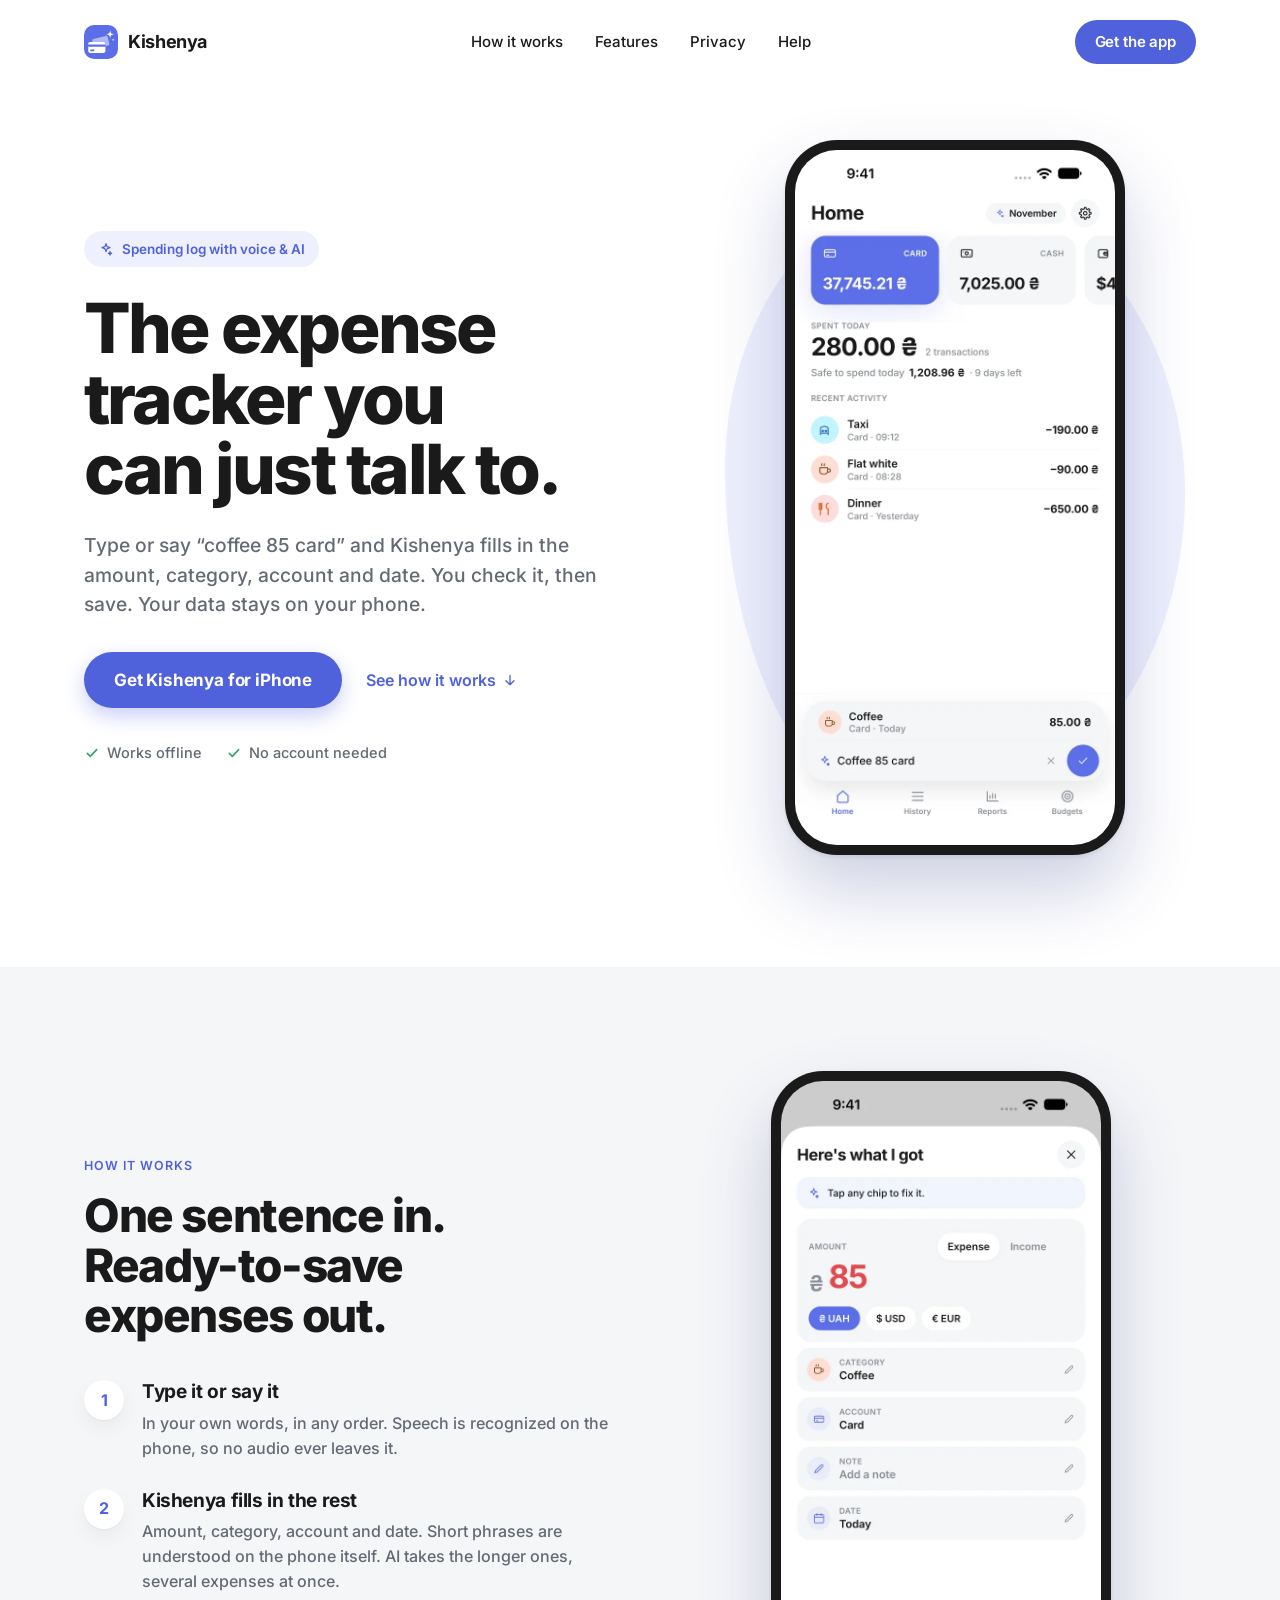
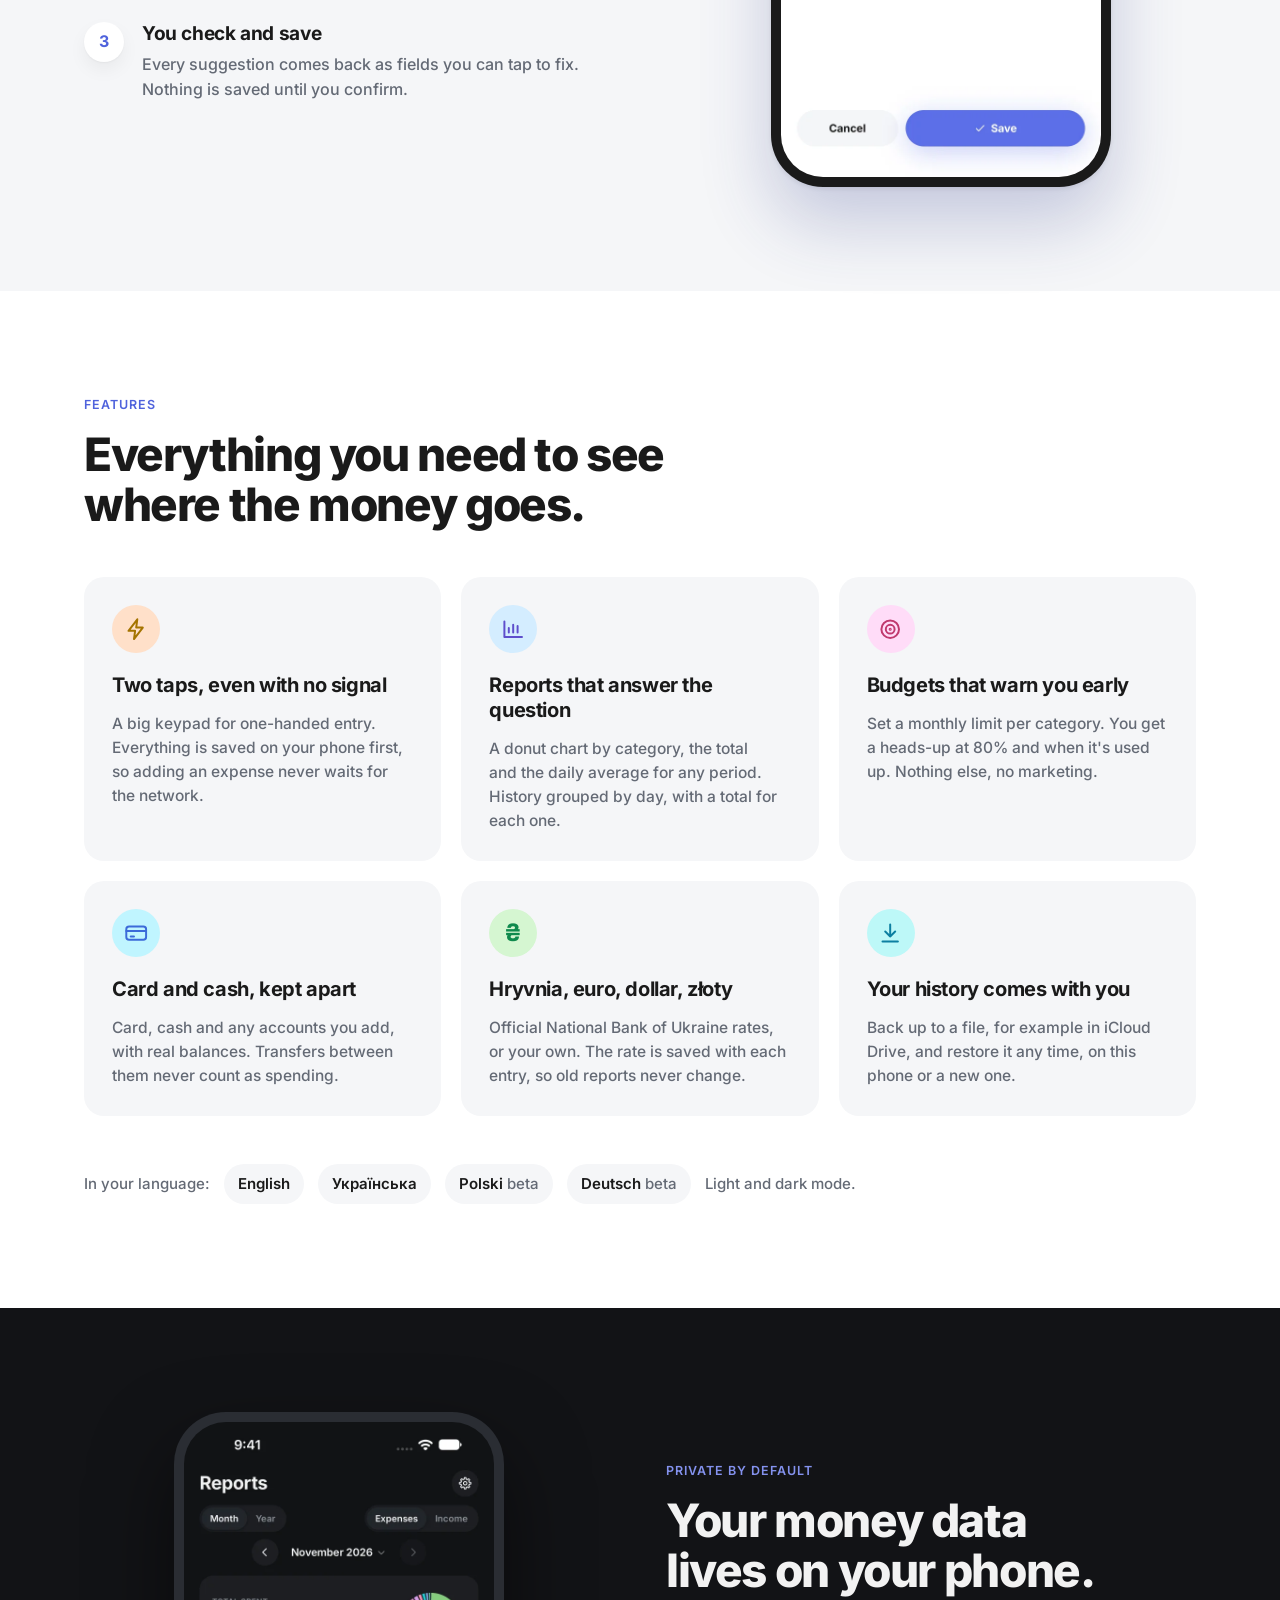
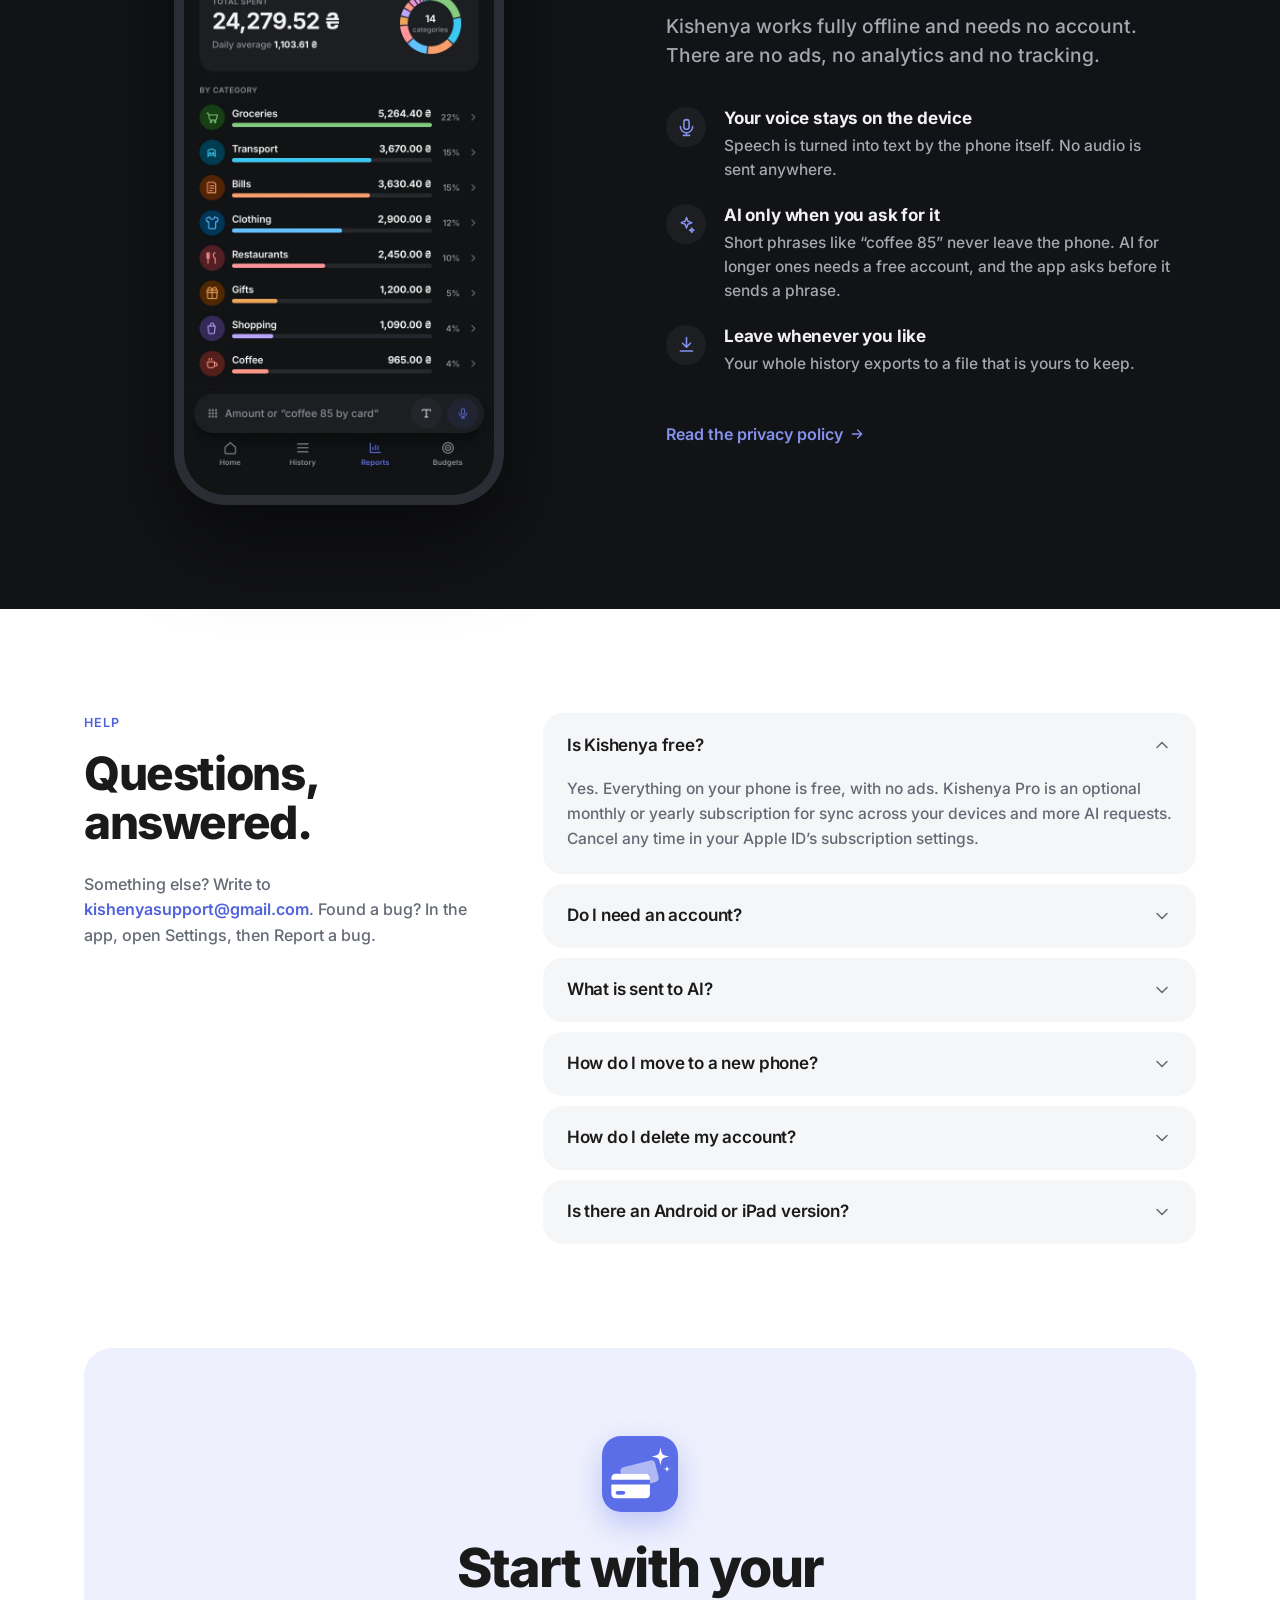
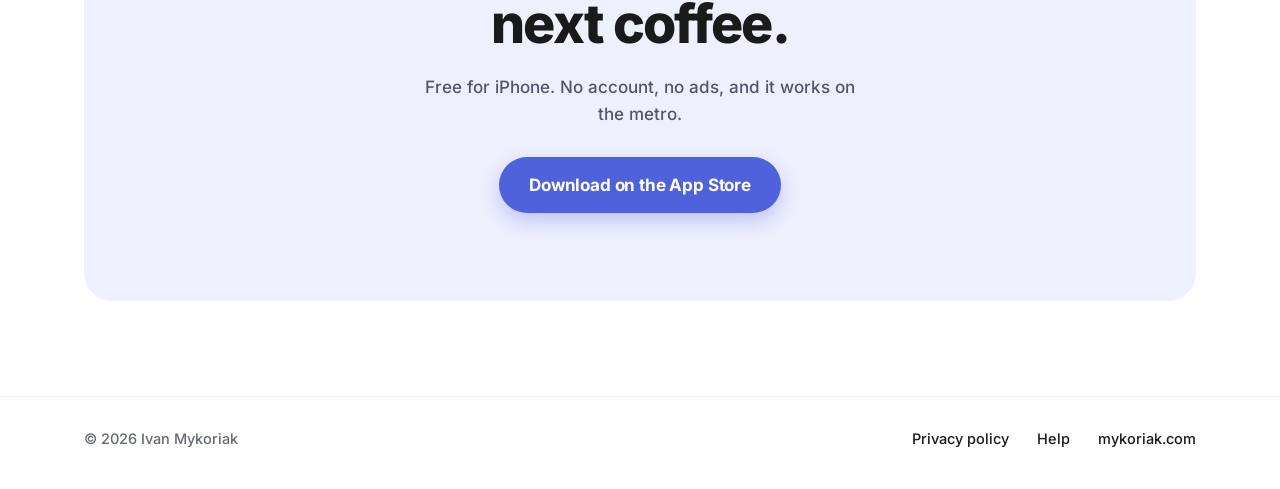
<file: index.html>
<!doctype html>
<html lang="en">
  <head>
    <meta charset="utf-8" />
    <meta name="viewport" content="width=device-width, initial-scale=1" />
    <title>Kishenya: Expense Tracker for iPhone</title>
    <meta
      name="description"
      content="Type or say “coffee 85 card” and Kishenya fills in the expense. Your data stays on your phone, and it works offline."
    />
    <meta name="color-scheme" content="light" />
    <meta name="theme-color" content="#FFFFFF" />
    <meta name="apple-itunes-app" content="app-id=6835036791" />
    <link rel="canonical" href="https://kishenya.mykoriak.com/" />
    <link rel="icon" href="favicon.svg" type="image/svg+xml" />
    <link rel="apple-touch-icon" href="apple-touch-icon.png" />
    <meta property="og:type" content="website" />
    <meta property="og:url" content="https://kishenya.mykoriak.com/" />
    <meta property="og:title" content="Kishenya: the expense tracker you can just talk to" />
    <meta
      property="og:description"
      content="Type or say “coffee 85 card” and Kishenya fills in the expense. Your data stays on your phone, and it works offline."
    />
    <meta property="og:image" content="https://kishenya.mykoriak.com/og.png" />
    <meta name="twitter:card" content="summary_large_image" />
    <link
      rel="preload"
      href="fonts/inter-latin-wght-normal.woff2"
      as="font"
      type="font/woff2"
      crossorigin
    />
    <link rel="stylesheet" href="style.css?v=2026-11-22" />
  </head>
  <body>
    <!-- Icon sprite: the app's own line icons (24 × 24, stroke 1.8) and the brand mark. -->
    <svg class="sprite" aria-hidden="true" focusable="false">
      <symbol id="logo" viewBox="0 0 1024 1024">
        <rect width="1024" height="1024" fill="#5B6EE8" />
        <path
          fill="#B0B9F4"
          fill-rule="evenodd"
          d="M287.3 419.94L652.13 328.97C679.99 322.03 708.21 338.98 715.16 366.85L762.58 557.03C769.53 584.89 752.57 613.12 724.7 620.06L646 639.69L646 566C646 535.07 620.93 510 590 510L256.16 510L249.42 482.97C242.47 455.11 259.43 426.88 287.3 419.94Z"
        />
        <path
          fill="#FFFFFF"
          fill-rule="evenodd"
          d="M646 652L646 784C646 814.93 620.93 840 590 840L182 840C151.07 840 126 814.93 126 784L126 652ZM182 510L590 510C620.93 510 646 535.07 646 566L646 588L126 588L126 566C126 535.07 151.07 510 182 510ZM209 740C195.19 740 184 751.19 184 765C184 778.81 195.19 790 209 790L289 790C302.81 790 314 778.81 314 765C314 751.19 302.81 740 289 740Z"
        />
        <path
          fill="#FFFFFF"
          fill-rule="evenodd"
          d="M788 156C807.2 256.8 807.2 256.8 908 276C807.2 295.2 807.2 295.2 788 396C768.8 295.2 768.8 295.2 668 276C768.8 256.8 768.8 256.8 788 156ZM876 396C883.68 436.32 883.68 436.32 924 444C883.68 451.68 883.68 451.68 876 492C868.32 451.68 868.32 451.68 828 444C868.32 436.32 868.32 436.32 876 396Z"
        />
      </symbol>
      <symbol id="i-sparkle" viewBox="0 0 24 24">
        <path
          d="M12 4l1.6 4.4L18 10l-4.4 1.6L12 16l-1.6-4.4L6 10l4.4-1.6L12 4zM18 16l.7 1.8L20.5 18.5l-1.8.7L18 21l-.7-1.8L15.5 18.5l1.8-.7L18 16z"
        />
      </symbol>
      <symbol id="i-check" viewBox="0 0 24 24"><path d="M5 12.5l4.5 4.5L19 7" /></symbol>
      <symbol id="i-chev-d" viewBox="0 0 24 24"><path d="M6 9l6 6 6-6" /></symbol>
      <symbol id="i-arrow-d" viewBox="0 0 24 24"><path d="M12 5v14M6 13l6 6 6-6" /></symbol>
      <symbol id="i-arrow-r" viewBox="0 0 24 24"><path d="M5 12h14M13 6l6 6-6 6" /></symbol>
      <symbol id="i-card" viewBox="0 0 24 24">
        <rect x="3" y="6" width="18" height="12" rx="2.5" />
        <path d="M3 10h18M7 15h3" />
      </symbol>
      <symbol id="i-chart" viewBox="0 0 24 24">
        <path d="M4 19V5M4 19h16M8 15v-4M12 15V8M16 15v-6" />
      </symbol>
      <symbol id="i-target" viewBox="0 0 24 24">
        <circle cx="12" cy="12" r="8" />
        <circle cx="12" cy="12" r="4" />
        <circle cx="12" cy="12" r="0.5" />
      </symbol>
      <symbol id="i-mic" viewBox="0 0 24 24">
        <rect x="9" y="3" width="6" height="11" rx="3" />
        <path d="M5 11a7 7 0 0 0 14 0M12 18v3M8.5 21h7" />
      </symbol>
      <symbol id="i-bolt" viewBox="0 0 24 24"><path d="M13 3L5 13.5h6L10 21l8-10.5h-6L13 3z" /></symbol>
      <symbol id="i-download" viewBox="0 0 24 24">
        <path d="M12 4v11M7.5 10.5L12 15l4.5-4.5M5 19.5h14" />
      </symbol>
    </svg>

    <header class="wrap nav">
      <a class="brand" href="#top">
        <svg class="brand__mark" aria-hidden="true"><use href="#logo" /></svg>
        <span>Kishenya</span>
      </a>
      <nav class="nav__links" aria-label="Page sections">
        <a href="#how">How it works</a>
        <a href="#features">Features</a>
        <a href="#privacy">Privacy</a>
        <a href="#help">Help</a>
      </nav>
      <a class="btn btn--sm" href="https://apps.apple.com/app/id6835036791">Get the app</a>
    </header>

    <main>
      <section class="wrap hero" id="top">
        <div class="hero__copy">
          <p class="pill">
            <svg class="icon" aria-hidden="true"><use href="#i-sparkle" /></svg>
            <span>Spending log with voice &amp; AI</span>
          </p>
          <h1>The expense tracker you can just talk to.</h1>
          <p class="lead">
            Type or say “coffee 85 card” and Kishenya fills in the amount, category, account and
            date. You check it, then save. Your data stays on your phone.
          </p>
          <div class="hero__actions">
            <a class="btn" href="https://apps.apple.com/app/id6835036791">Get Kishenya for iPhone</a>
            <a class="link" href="#how">
              <span>See how it works</span>
              <svg class="icon" aria-hidden="true"><use href="#i-arrow-d" /></svg>
            </a>
          </div>
          <ul class="ticks">
            <li>
              <svg class="icon" aria-hidden="true"><use href="#i-check" /></svg>
              <span>Works offline</span>
            </li>
            <li>
              <svg class="icon" aria-hidden="true"><use href="#i-check" /></svg>
              <span>No account needed</span>
            </li>
          </ul>
        </div>

        <div class="hero__art">
          <div class="blob" aria-hidden="true"></div>
          <div class="phone">
            <div class="phone__screen">
              <img
                src="screens/home.webp"
                width="660"
                height="1434"
                alt="Kishenya home screen: the phrase “Coffee 85 card” typed into the smart field, with a Coffee expense of 85 hryvnias on the Card account ready to save"
                fetchpriority="high"
              />
            </div>
          </div>
        </div>
      </section>

      <section class="band" id="how">
        <div class="wrap split">
          <div class="split__copy">
            <div class="heading">
              <p class="eyebrow">How it works</p>
              <h2>One sentence in. <span class="nowrap">Ready-to-save</span> expenses out.</h2>
            </div>
            <ol class="steps">
              <li>
                <span class="steps__num" aria-hidden="true">1</span>
                <div>
                  <h3>Type it or say it</h3>
                  <p>
                    In your own words, in any order. Speech is recognized on the phone, so no audio
                    ever leaves it.
                  </p>
                </div>
              </li>
              <li>
                <span class="steps__num" aria-hidden="true">2</span>
                <div>
                  <h3>Kishenya fills in the rest</h3>
                  <p>
                    Amount, category, account and date. Short phrases are understood on the phone
                    itself. AI takes the longer ones, several expenses at once.
                  </p>
                </div>
              </li>
              <li>
                <span class="steps__num" aria-hidden="true">3</span>
                <div>
                  <h3>You check and save</h3>
                  <p>
                    Every suggestion comes back as fields you can tap to fix. Nothing is saved until
                    you confirm.
                  </p>
                </div>
              </li>
            </ol>
          </div>

          <div class="split__art">
            <div class="phone">
              <div class="phone__screen">
                <img
                  src="screens/check.webp"
                  width="660"
                  height="1434"
                  alt="The check screen after parsing “Coffee 85 card”: amount 85 hryvnias, category Coffee, account Card, date Today, each with an edit button, then Cancel and Save"
                  loading="lazy"
                />
              </div>
            </div>
          </div>
        </div>
      </section>

      <section class="wrap features" id="features">
        <div class="heading heading--narrow">
          <p class="eyebrow">Features</p>
          <h2>Everything you need to see where the money goes.</h2>
        </div>
        <ul class="cards">
          <li class="card">
            <span class="bubble bubble--48" style="--h: 48; --fg: #a57400" aria-hidden="true">
              <svg class="icon"><use href="#i-bolt" /></svg>
            </span>
            <h3>Two taps, even with no signal</h3>
            <p>
              A big keypad for one-handed entry. Everything is saved on your phone first, so adding
              an expense never waits for the network.
            </p>
          </li>
          <li class="card">
            <span class="bubble bubble--48" style="--h: 260; --fg: #5e4ecc" aria-hidden="true">
              <svg class="icon"><use href="#i-chart" /></svg>
            </span>
            <h3>Reports that answer the question</h3>
            <p>
              A donut chart by category, the total and the daily average for any period. History
              grouped by day, with a total for each one.
            </p>
          </li>
          <li class="card">
            <span class="bubble bubble--48" style="--h: 340; --fg: #c03a6e" aria-hidden="true">
              <svg class="icon"><use href="#i-target" /></svg>
            </span>
            <h3>Budgets that warn you early</h3>
            <p>
              Set a monthly limit per category. You get a heads-up at 80% and when it's used up.
              Nothing else, no marketing.
            </p>
          </li>
          <li class="card">
            <span class="bubble bubble--48" style="--h: 222; --fg: #3c6bd9" aria-hidden="true">
              <svg class="icon"><use href="#i-card" /></svg>
            </span>
            <h3>Card and cash, kept apart</h3>
            <p>
              Card, cash and any accounts you add, with real balances. Transfers between them never
              count as spending.
            </p>
          </li>
          <li class="card">
            <span
              class="bubble bubble--48 bubble--symbol"
              style="--h: 142; --fg: #0f8a4d"
              aria-hidden="true"
              >₴</span
            >
            <h3>Hryvnia, euro, dollar, złoty</h3>
            <p>
              Official National Bank of Ukraine rates, or your own. The rate is saved with each
              entry, so old reports never change.
            </p>
          </li>
          <li class="card">
            <span class="bubble bubble--48" style="--h: 195; --fg: #0d7fa1" aria-hidden="true">
              <svg class="icon"><use href="#i-download" /></svg>
            </span>
            <h3>Your history comes with you</h3>
            <p>
              Back up to a file, for example in iCloud Drive, and restore it any time, on this
              phone or a new one.
            </p>
          </li>
        </ul>
        <p class="langs">
          <span>In your language:</span>
          <span class="langs__tag">English</span>
          <span class="langs__tag" lang="uk">Українська</span>
          <span class="langs__tag"><span lang="pl">Polski</span> <small>beta</small></span>
          <span class="langs__tag"><span lang="de">Deutsch</span> <small>beta</small></span>
          <span>Light and dark mode.</span>
        </p>
      </section>

      <section class="dark" id="privacy">
        <div class="wrap split split--reverse">
          <div class="split__art">
            <div class="phone phone--dark">
              <div class="phone__screen">
                <img
                  src="screens/reports.webp"
                  width="660"
                  height="1434"
                  alt="Kishenya Reports screen in dark mode: 24,279.52 hryvnias spent in November 2026 across 14 categories, a donut chart, and bars for Groceries, Transport, Bills and more"
                  loading="lazy"
                />
              </div>
            </div>
          </div>

          <div class="split__copy">
            <div class="heading">
              <p class="eyebrow">Private by default</p>
              <h2>Your money data lives on your phone.</h2>
              <p class="lead">
                Kishenya works fully offline and needs no account. There are no ads, no analytics
                and no tracking.
              </p>
            </div>
            <ul class="points">
              <li>
                <span class="points__icon" aria-hidden="true">
                  <svg class="icon"><use href="#i-mic" /></svg>
                </span>
                <div>
                  <h3>Your voice stays on the device</h3>
                  <p>Speech is turned into text by the phone itself. No audio is sent anywhere.</p>
                </div>
              </li>
              <li>
                <span class="points__icon" aria-hidden="true">
                  <svg class="icon"><use href="#i-sparkle" /></svg>
                </span>
                <div>
                  <h3>AI only when you ask for it</h3>
                  <p>
                    Short phrases like “coffee 85” never leave the phone. AI for longer ones needs a
                    free account, and the app asks before it sends a phrase.
                  </p>
                </div>
              </li>
              <li>
                <span class="points__icon" aria-hidden="true">
                  <svg class="icon"><use href="#i-download" /></svg>
                </span>
                <div>
                  <h3>Leave whenever you like</h3>
                  <p>Your whole history exports to a file that is yours to keep.</p>
                </div>
              </li>
            </ul>
            <a class="link" href="privacy/">
              <span>Read the privacy policy</span>
              <svg class="icon" aria-hidden="true"><use href="#i-arrow-r" /></svg>
            </a>
          </div>
        </div>
      </section>

      <section class="wrap help" id="help">
        <div class="help__intro">
          <p class="eyebrow">Help</p>
          <h2>Questions, answered.</h2>
          <p>
            Something else? Write to
            <a href="mailto:kishenyasupport@gmail.com">kishenyasupport@gmail.com</a>. Found a bug?
            In the app, open Settings, then Report a bug.
          </p>
        </div>
        <div class="faq">
          <details open>
            <summary>
              <span>Is Kishenya free?</span>
              <svg class="icon" aria-hidden="true"><use href="#i-chev-d" /></svg>
            </summary>
            <p>
              Yes. Everything on your phone is free, with no ads. Kishenya Pro is an optional
              monthly or yearly subscription for sync across your devices and more AI requests.
              Cancel any time in your Apple ID’s subscription settings.
            </p>
          </details>
          <details>
            <summary>
              <span>Do I need an account?</span>
              <svg class="icon" aria-hidden="true"><use href="#i-chev-d" /></svg>
            </summary>
            <p>
              No. Everything except AI parsing works without one. To let AI understand longer
              phrases, sign in with email, Google or Apple. The account is free and covers up to
              10 AI requests a day, or 100 with Kishenya Pro.
            </p>
          </details>
          <details>
            <summary>
              <span>What is sent to AI?</span>
              <svg class="icon" aria-hidden="true"><use href="#i-chev-d" /></svg>
            </summary>
            <p>
              Only the phrase you typed or said, together with the names of your categories,
              accounts and currencies, so the answer fits your setup. It goes to OpenAI, and only
              after you have agreed. Your saved expenses and balances are not sent.
            </p>
          </details>
          <details>
            <summary>
              <span>How do I move to a new phone?</span>
              <svg class="icon" aria-hidden="true"><use href="#i-chev-d" /></svg>
            </summary>
            <p>
              In Settings, open Backup &amp; restore and save a backup file, for example to iCloud
              Drive. On the new phone, choose Restore from a backup during setup. Accounts, history
              and settings all come over.
            </p>
          </details>
          <details>
            <summary>
              <span>How do I delete my account?</span>
              <svg class="icon" aria-hidden="true"><use href="#i-chev-d" /></svg>
            </summary>
            <p>
              In Settings, tap Delete account in the account card at the top. The expenses on
              your phone stay where they are.
            </p>
          </details>
          <details>
            <summary>
              <span>Is there an Android or iPad version?</span>
              <svg class="icon" aria-hidden="true"><use href="#i-chev-d" /></svg>
            </summary>
            <p>
              Kishenya is made for iPhone. On an iPad it runs in iPhone mode. There is no Android
              version yet.
            </p>
          </details>
        </div>
      </section>

      <section class="wrap cta" id="get">
        <div class="cta__box">
          <svg class="cta__mark" aria-hidden="true"><use href="#logo" /></svg>
          <h2>Start with your next coffee.</h2>
          <p>Free for iPhone. No account, no ads, and it works on the metro.</p>
          <a class="btn" href="https://apps.apple.com/app/id6835036791">Download on the App Store</a>
        </div>
      </section>
    </main>

    <footer class="footer">
      <div class="wrap footer__inner">
        <span>© 2026 Ivan Mykoriak</span>
        <nav aria-label="Footer">
          <a href="privacy/">Privacy policy</a>
          <a href="#help">Help</a>
          <a href="https://mykoriak.com">mykoriak.com</a>
        </nav>
      </div>
    </footer>
  </body>
</html>
</file>
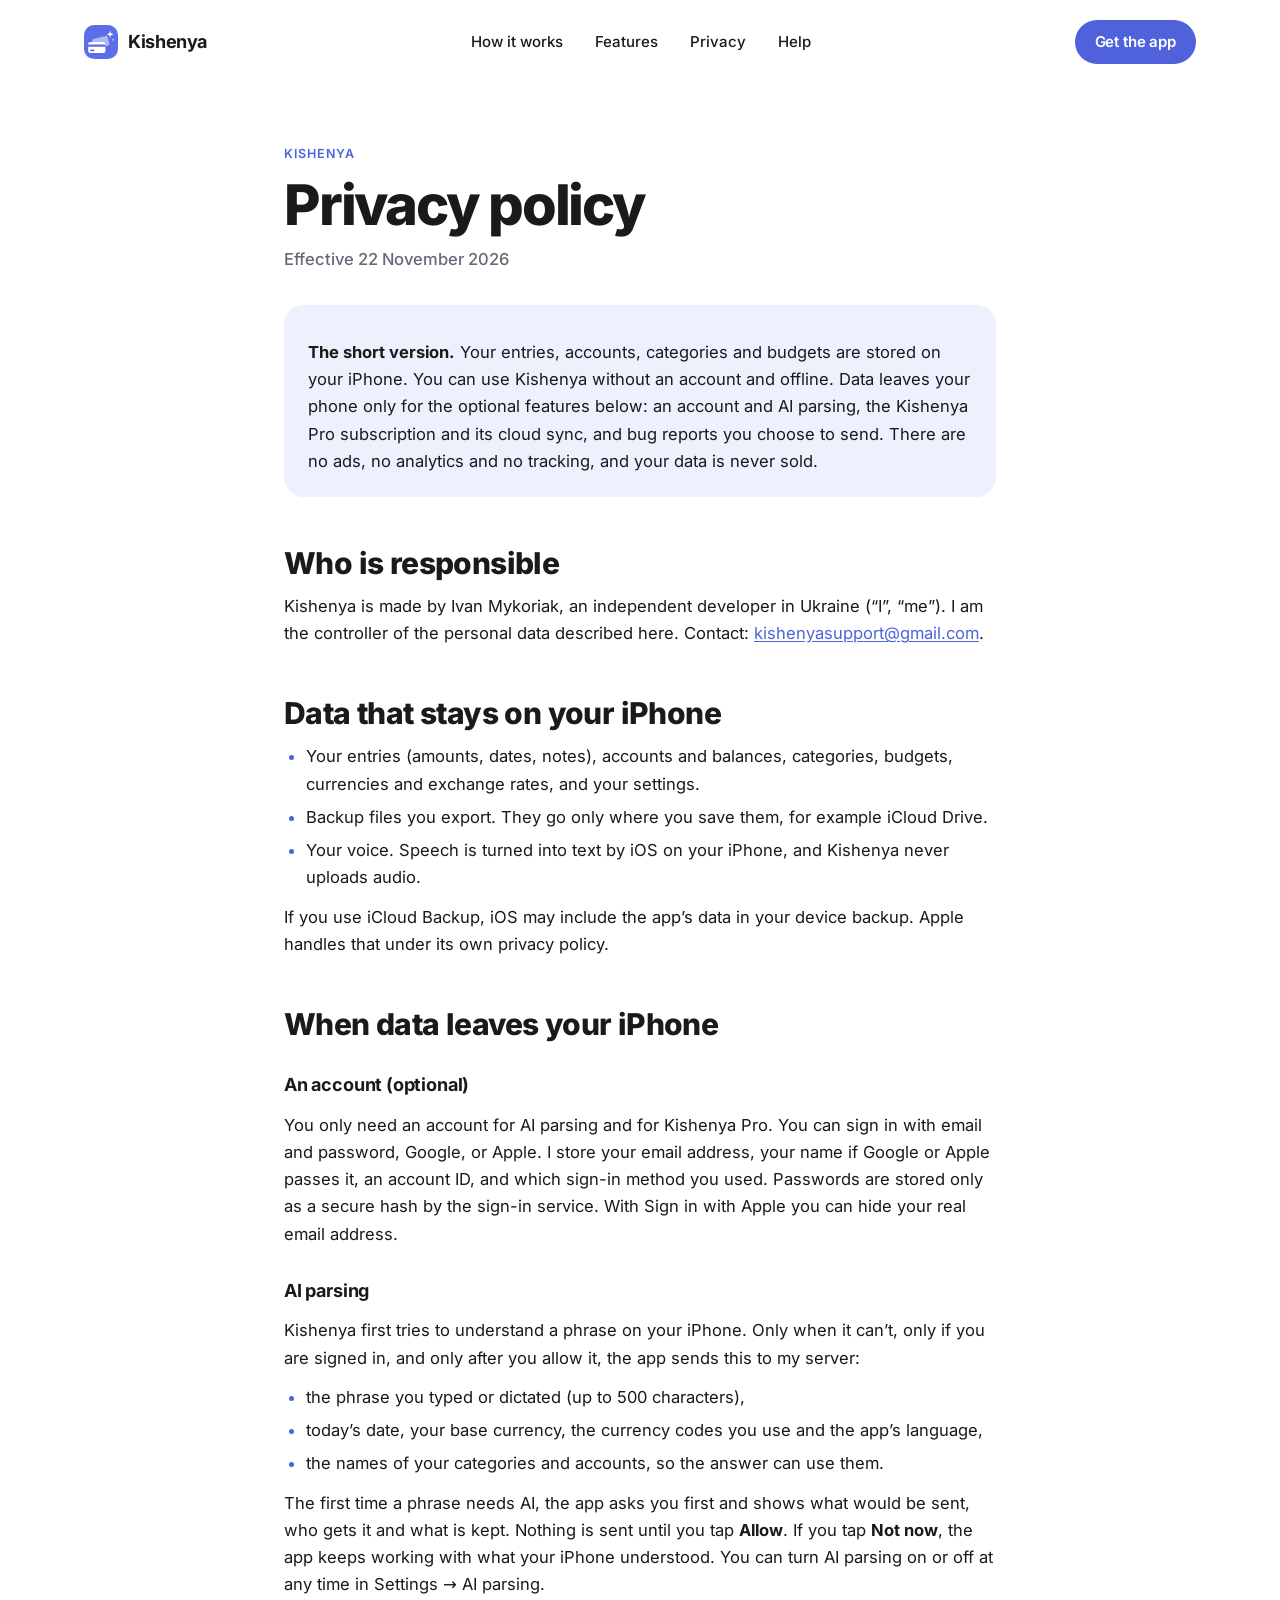
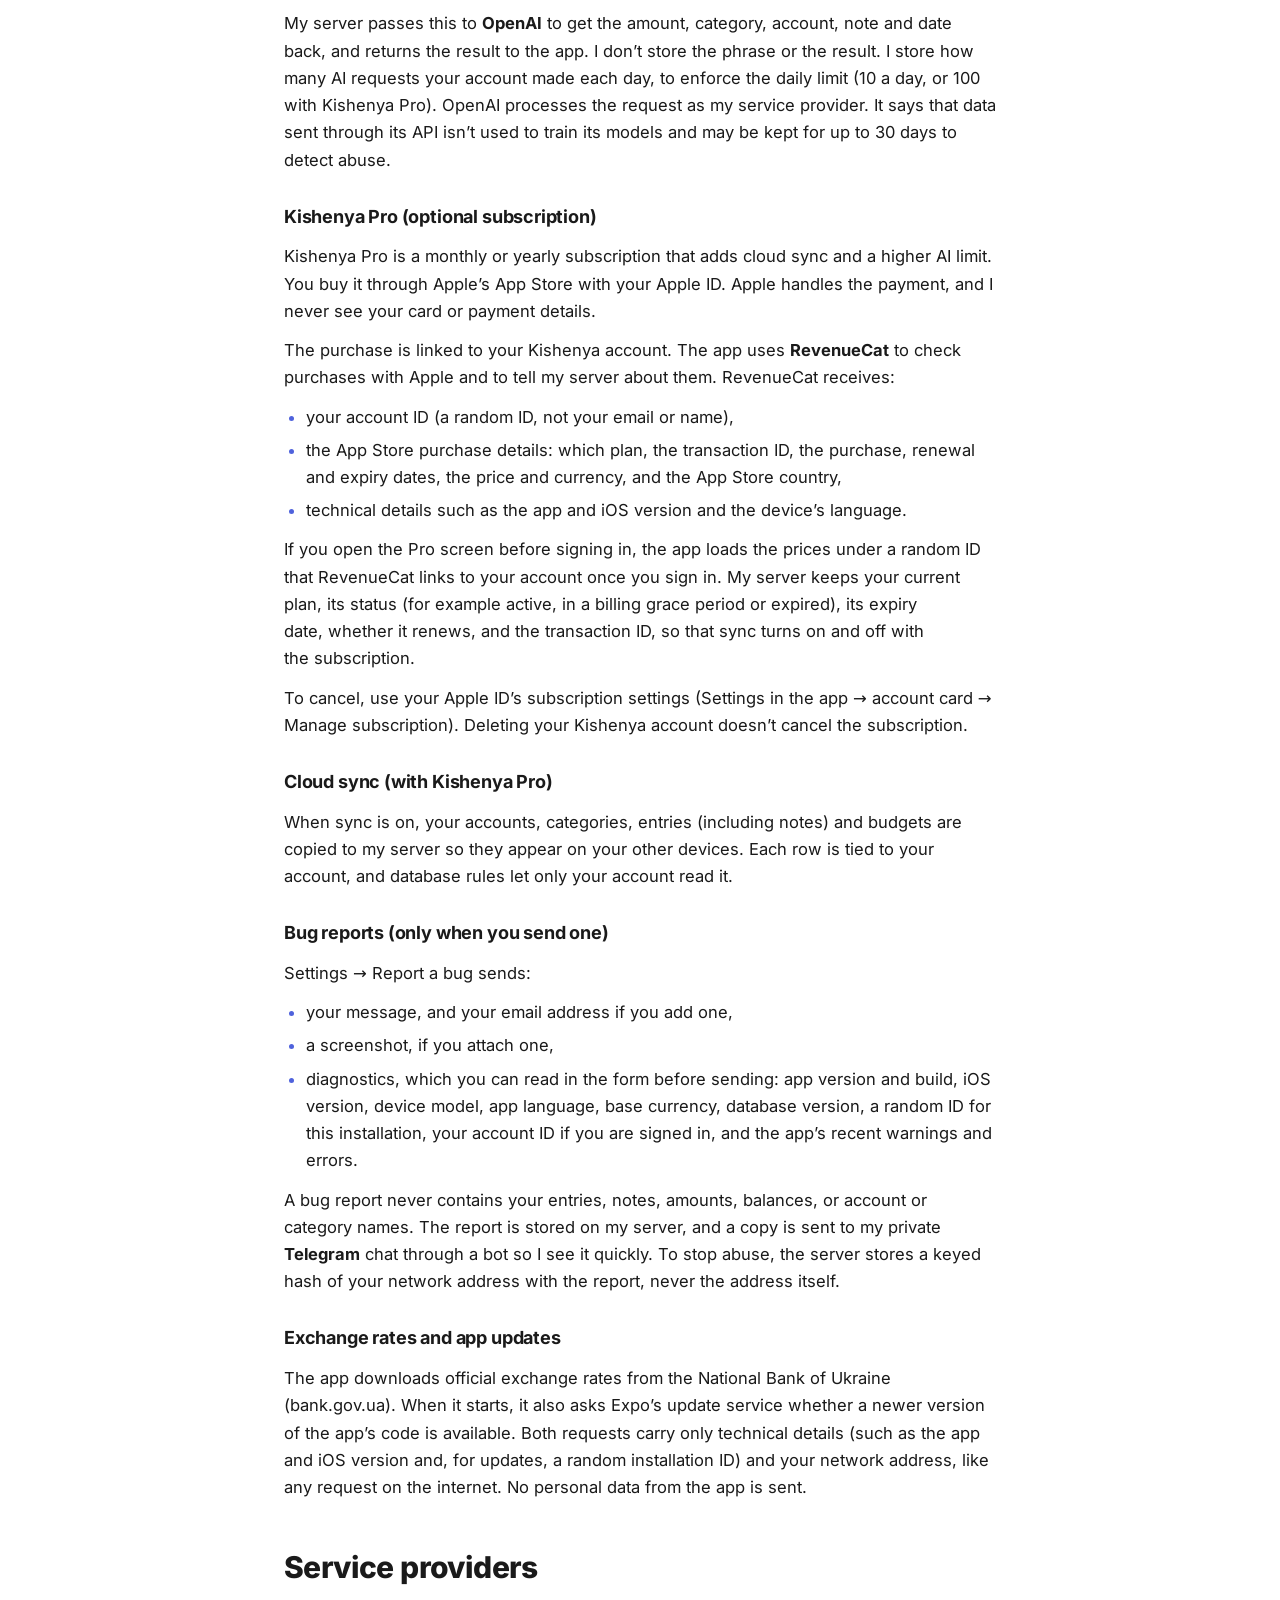
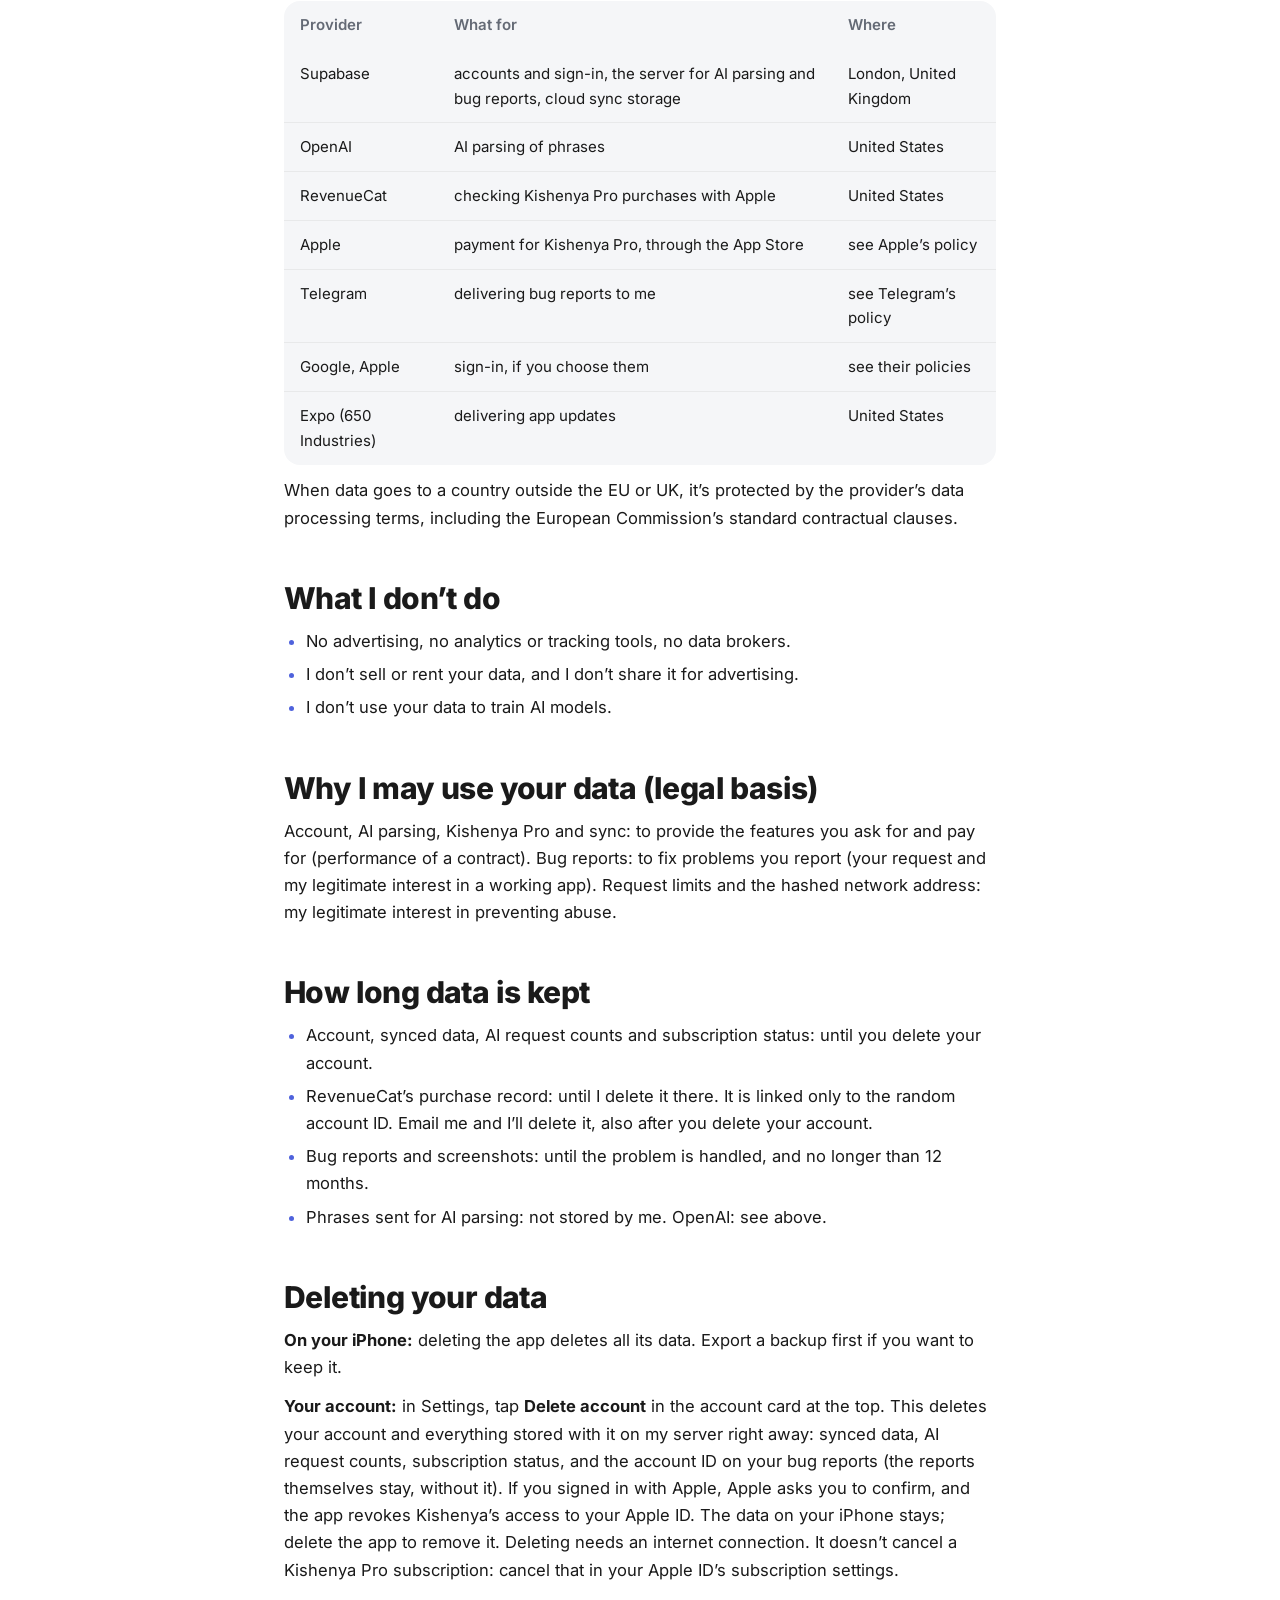
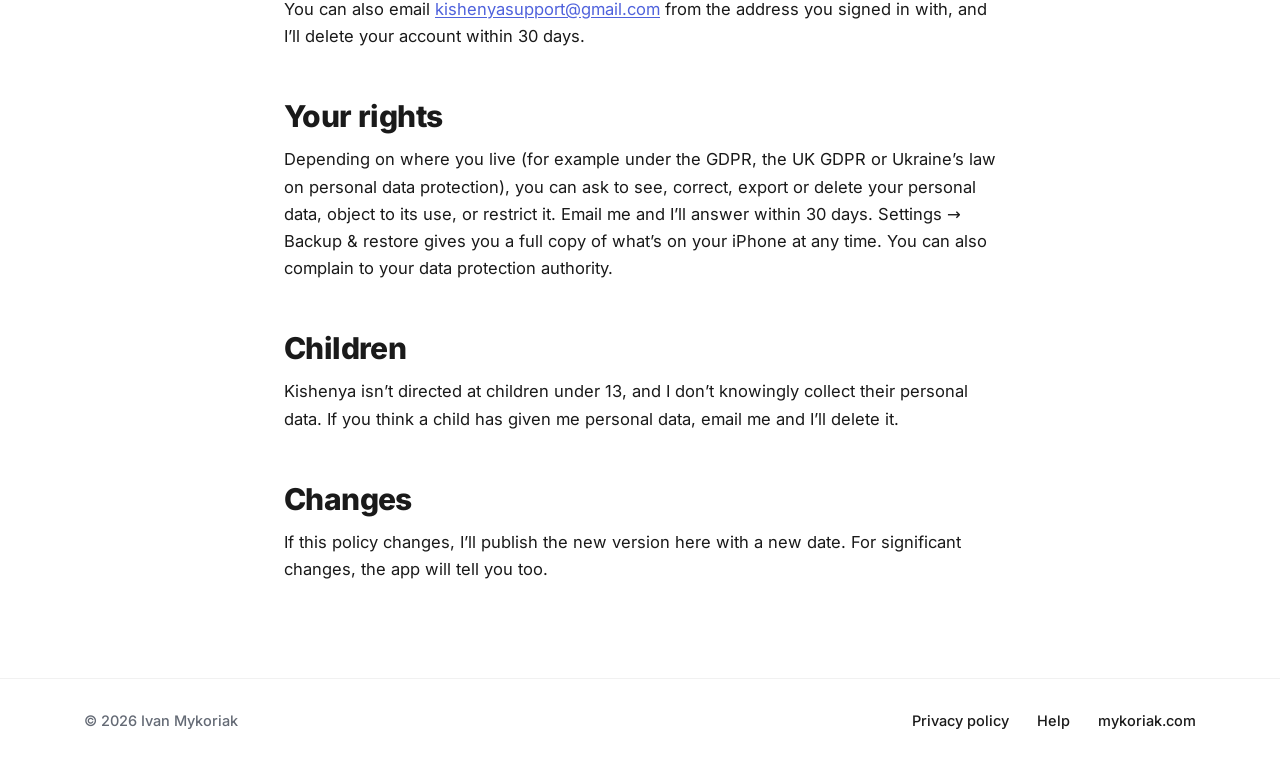
<file: privacy/index.html>
<!doctype html>
<html lang="en">
  <head>
    <meta charset="utf-8" />
    <meta name="viewport" content="width=device-width, initial-scale=1" />
    <title>Privacy policy · Kishenya</title>
    <meta
      name="description"
      content="What data Kishenya keeps on your iPhone, what leaves it and why, who processes it, and how to delete it."
    />
    <meta name="color-scheme" content="light" />
    <meta name="theme-color" content="#FFFFFF" />
    <link rel="canonical" href="https://kishenya.mykoriak.com/privacy/" />
    <link rel="icon" href="../favicon.svg" type="image/svg+xml" />
    <link rel="apple-touch-icon" href="../apple-touch-icon.png" />
    <link
      rel="preload"
      href="../fonts/inter-latin-wght-normal.woff2"
      as="font"
      type="font/woff2"
      crossorigin
    />
    <link rel="stylesheet" href="../style.css?v=2026-11-22" />
  </head>
  <body>
    <svg class="sprite" aria-hidden="true" focusable="false">
      <symbol id="logo" viewBox="0 0 1024 1024">
        <rect width="1024" height="1024" fill="#5B6EE8" />
        <path
          fill="#B0B9F4"
          fill-rule="evenodd"
          d="M287.3 419.94L652.13 328.97C679.99 322.03 708.21 338.98 715.16 366.85L762.58 557.03C769.53 584.89 752.57 613.12 724.7 620.06L646 639.69L646 566C646 535.07 620.93 510 590 510L256.16 510L249.42 482.97C242.47 455.11 259.43 426.88 287.3 419.94Z"
        />
        <path
          fill="#FFFFFF"
          fill-rule="evenodd"
          d="M646 652L646 784C646 814.93 620.93 840 590 840L182 840C151.07 840 126 814.93 126 784L126 652ZM182 510L590 510C620.93 510 646 535.07 646 566L646 588L126 588L126 566C126 535.07 151.07 510 182 510ZM209 740C195.19 740 184 751.19 184 765C184 778.81 195.19 790 209 790L289 790C302.81 790 314 778.81 314 765C314 751.19 302.81 740 289 740Z"
        />
        <path
          fill="#FFFFFF"
          fill-rule="evenodd"
          d="M788 156C807.2 256.8 807.2 256.8 908 276C807.2 295.2 807.2 295.2 788 396C768.8 295.2 768.8 295.2 668 276C768.8 256.8 768.8 256.8 788 156ZM876 396C883.68 436.32 883.68 436.32 924 444C883.68 451.68 883.68 451.68 876 492C868.32 451.68 868.32 451.68 828 444C868.32 436.32 868.32 436.32 876 396Z"
        />
      </symbol>
    </svg>

    <header class="wrap nav">
      <a class="brand" href="../">
        <svg class="brand__mark" aria-hidden="true"><use href="#logo" /></svg>
        <span>Kishenya</span>
      </a>
      <nav class="nav__links" aria-label="Site">
        <a href="../#how">How it works</a>
        <a href="../#features">Features</a>
        <a href="../#privacy">Privacy</a>
        <a href="../#help">Help</a>
      </nav>
      <a class="btn btn--sm" href="https://apps.apple.com/app/id6835036791">Get the app</a>
    </header>

    <main class="wrap legal">
      <p class="eyebrow">Kishenya</p>
      <h1>Privacy policy</h1>
      <p class="legal__date">Effective 22 November 2026</p>


      <div class="legal__callout">
        <p><strong>The short version.</strong> Your entries, accounts, categories and budgets are stored on your iPhone. You can use Kishenya without an account and offline. Data leaves your phone only for the optional features below: an account and AI parsing, the Kishenya Pro subscription and its cloud sync, and bug reports you choose to send. There are no ads, no analytics and no tracking, and your data is never sold.</p>
      </div>

      <h2>Who is responsible</h2>
      <p>Kishenya is made by Ivan Mykoriak, an independent developer in Ukraine (“I”, “me”). I am the controller of the personal data described here. Contact: <a href="mailto:kishenyasupport@gmail.com?subject=Kishenya%20privacy">kishenyasupport@gmail.com</a>.</p>

      <h2>Data that stays on your iPhone</h2>
      <ul>
        <li>Your entries (amounts, dates, notes), accounts and balances, categories, budgets, currencies and exchange rates, and your settings.</li>
        <li>Backup files you export. They go only where you save them, for example iCloud Drive.</li>
        <li>Your voice. Speech is turned into text by iOS on your iPhone, and Kishenya never uploads audio.</li>
      </ul>
      <p>If you use iCloud Backup, iOS may include the app’s data in your device backup. Apple handles that under its own privacy policy.</p>

      <h2>When data leaves your iPhone</h2>

      <h3 id="account">An account (optional)</h3>
      <p>You only need an account for AI parsing and for Kishenya Pro. You can sign in with email and password, Google, or Apple. I store your email address, your name if Google or Apple passes it, an account ID, and which sign-in method you used. Passwords are stored only as a secure hash by the sign-in service. With Sign in with Apple you can hide your real email address.</p>

      <h3 id="ai">AI parsing</h3>
      <p>Kishenya first tries to understand a phrase on your iPhone. Only when it can’t, only if you are signed in, and only after you allow it, the app sends this to my server:</p>
      <ul>
        <li>the phrase you typed or dictated (up to 500 characters),</li>
        <li>today’s date, your base currency, the currency codes you use and the app’s language,</li>
        <li>the names of your categories and accounts, so the answer can use them.</li>
      </ul>
      <p>The first time a phrase needs AI, the app asks you first and shows what would be sent, who gets it and what is kept. Nothing is sent until you tap <strong>Allow</strong>. If you tap <strong>Not now</strong>, the app keeps working with what your iPhone understood. You can turn AI parsing on or off at any time in Settings → AI parsing.</p>
      <p>My server passes this to <strong>OpenAI</strong> to get the amount, category, account, note and date back, and returns the result to the app. I don’t store the phrase or the result. I store how many AI requests your account made each day, to enforce the daily limit (10 a day, or 100 with Kishenya Pro). OpenAI processes the request as my service provider. It says that data sent through its API isn’t used to train its models and may be kept for up to 30 days to detect abuse.</p>

      <h3 id="pro">Kishenya Pro (optional subscription)</h3>
      <p>Kishenya Pro is a monthly or yearly subscription that adds cloud sync and a higher AI limit. You buy it through Apple’s App Store with your Apple ID. Apple handles the payment, and I never see your card or payment details.</p>
      <p>The purchase is linked to your Kishenya account. The app uses <strong>RevenueCat</strong> to check purchases with Apple and to tell my server about them. RevenueCat receives:</p>
      <ul>
        <li>your account ID (a random ID, not your email or name),</li>
        <li>the App Store purchase details: which plan, the transaction ID, the purchase, renewal and expiry dates, the price and currency, and the App Store country,</li>
        <li>technical details such as the app and iOS version and the device’s language.</li>
      </ul>
      <p>If you open the Pro screen before signing in, the app loads the prices under a random ID that RevenueCat links to your account once you sign in. My server keeps your current plan, its status (for example active, in a billing grace period or expired), its expiry date, whether it renews, and the transaction ID, so that sync turns on and off with the subscription.</p>
      <p>To cancel, use your Apple ID’s subscription settings (Settings in the app → account card → Manage subscription). Deleting your Kishenya account doesn’t cancel the subscription.</p>

      <h3 id="sync">Cloud sync (with Kishenya Pro)</h3>
      <p>When sync is on, your accounts, categories, entries (including notes) and budgets are copied to my server so they appear on your other devices. Each row is tied to your account, and database rules let only your account read it.</p>

      <h3 id="bug-reports">Bug reports (only when you send one)</h3>
      <p>Settings → Report a bug sends:</p>
      <ul>
        <li>your message, and your email address if you add one,</li>
        <li>a screenshot, if you attach one,</li>
        <li>diagnostics, which you can read in the form before sending: app version and build, iOS version, device model, app language, base currency, database version, a random ID for this installation, your account ID if you are signed in, and the app’s recent warnings and errors.</li>
      </ul>
      <p>A bug report never contains your entries, notes, amounts, balances, or account or category names. The report is stored on my server, and a copy is sent to my private <strong>Telegram</strong> chat through a bot so I see it quickly. To stop abuse, the server stores a keyed hash of your network address with the report, never the address itself.</p>

      <h3 id="other">Exchange rates and app updates</h3>
      <p>The app downloads official exchange rates from the National Bank of Ukraine (bank.gov.ua). When it starts, it also asks Expo’s update service whether a newer version of the app’s code is available. Both requests carry only technical details (such as the app and iOS version and, for updates, a random installation ID) and your network address, like any request on the internet. No personal data from the app is sent.</p>

      <h2>Service providers</h2>
      <div class="legal__table">
        <table>
          <thead>
            <tr><th>Provider</th><th>What for</th><th>Where</th></tr>
          </thead>
          <tbody>
            <tr><td>Supabase</td><td>accounts and sign-in, the server for AI parsing and bug reports, cloud sync storage</td><td>London, United Kingdom</td></tr>
            <tr><td>OpenAI</td><td>AI parsing of phrases</td><td>United States</td></tr>
            <tr><td>RevenueCat</td><td>checking Kishenya Pro purchases with Apple</td><td>United States</td></tr>
            <tr><td>Apple</td><td>payment for Kishenya Pro, through the App Store</td><td>see Apple’s policy</td></tr>
            <tr><td>Telegram</td><td>delivering bug reports to me</td><td>see Telegram’s policy</td></tr>
            <tr><td>Google, Apple</td><td>sign-in, if you choose them</td><td>see their policies</td></tr>
            <tr><td>Expo (650 Industries)</td><td>delivering app updates</td><td>United States</td></tr>
          </tbody>
        </table>
      </div>
      <p>When data goes to a country outside the EU or UK, it’s protected by the provider’s data processing terms, including the European Commission’s standard contractual clauses.</p>

      <h2>What I don’t do</h2>
      <ul>
        <li>No advertising, no analytics or tracking tools, no data brokers.</li>
        <li>I don’t sell or rent your data, and I don’t share it for advertising.</li>
        <li>I don’t use your data to train AI models.</li>
      </ul>

      <h2>Why I may use your data (legal basis)</h2>
      <p>Account, AI parsing, Kishenya Pro and sync: to provide the features you ask for and pay for (performance of a contract). Bug reports: to fix problems you report (your request and my legitimate interest in a working app). Request limits and the hashed network address: my legitimate interest in preventing abuse.</p>

      <h2>How long data is kept</h2>
      <ul>
        <li>Account, synced data, AI request counts and subscription status: until you delete your account.</li>
        <li>RevenueCat’s purchase record: until I delete it there. It is linked only to the random account ID. Email me and I’ll delete it, also after you delete your account.</li>
        <li>Bug reports and screenshots: until the problem is handled, and no longer than 12 months.</li>
        <li>Phrases sent for AI parsing: not stored by me. OpenAI: see above.</li>
      </ul>

      <h2 id="delete">Deleting your data</h2>
      <p><strong>On your iPhone:</strong> deleting the app deletes all its data. Export a backup first if you want to keep it.</p>
      <p><strong>Your account:</strong> in Settings, tap <strong>Delete account</strong> in the account card at the top. This deletes your account and everything stored with it on my server right away: synced data, AI request counts, subscription status, and the account ID on your bug reports (the reports themselves stay, without it). If you signed in with Apple, Apple asks you to confirm, and the app revokes Kishenya’s access to your Apple ID. The data on your iPhone stays; delete the app to remove it. Deleting needs an internet connection. It doesn’t cancel a Kishenya Pro subscription: cancel that in your Apple ID’s subscription settings.</p>
      <p>You can also email <a href="mailto:kishenyasupport@gmail.com?subject=Kishenya%3A%20delete%20my%20account">kishenyasupport@gmail.com</a> from the address you signed in with, and I’ll delete your account within 30 days.</p>

      <h2>Your rights</h2>
      <p>Depending on where you live (for example under the GDPR, the UK GDPR or Ukraine’s law on personal data protection), you can ask to see, correct, export or delete your personal data, object to its use, or restrict it. Email me and I’ll answer within 30 days. Settings → Backup &amp; restore gives you a full copy of what’s on your iPhone at any time. You can also complain to your data protection authority.</p>

      <h2>Children</h2>
      <p>Kishenya isn’t directed at children under 13, and I don’t knowingly collect their personal data. If you think a child has given me personal data, email me and I’ll delete it.</p>

      <h2>Changes</h2>
      <p>If this policy changes, I’ll publish the new version here with a new date. For significant changes, the app will tell you too.</p>
    </main>

    <footer class="footer">
      <div class="wrap footer__inner">
        <span>© 2026 Ivan Mykoriak</span>
        <nav aria-label="Footer">
          <a href="./" aria-current="page">Privacy policy</a>
          <a href="../#help">Help</a>
          <a href="https://mykoriak.com">mykoriak.com</a>
        </nav>
      </div>
    </footer>
  </body>
</html>
</file>
<file: style.css>
/*
 * Kishenya landing page. Tokens follow the app's design system
 * (expense-tracker: docs/DESIGN_SYSTEM.md): Inter, one indigo accent,
 * soft shadows, 16–28px radii, no hard borders.
 */

/* Inter, self-hosted (SIL OFL 1.1, see fonts/OFL.txt) so the page calls no third party. */
@font-face {
  font-family: 'Inter';
  font-style: normal;
  font-display: swap;
  font-weight: 100 900;
  src: url(fonts/inter-cyrillic-wght-normal.woff2) format('woff2');
  unicode-range: U+0301, U+0400-045F, U+0490-0491, U+04B0-04B1, U+2116;
}
@font-face {
  font-family: 'Inter';
  font-style: normal;
  font-display: swap;
  font-weight: 100 900;
  src: url(fonts/inter-latin-ext-wght-normal.woff2) format('woff2');
  unicode-range: U+0100-02BA, U+02BD-02C5, U+02C7-02CC, U+02CE-02D7, U+02DD-02FF, U+0304, U+0308,
    U+0329, U+1D00-1DBF, U+1E00-1E9F, U+1EF2-1EFF, U+2020, U+20A0-20AB, U+20AD-20C0, U+2113,
    U+2C60-2C7F, U+A720-A7FF;
}
@font-face {
  font-family: 'Inter';
  font-style: normal;
  font-display: swap;
  font-weight: 100 900;
  src: url(fonts/inter-latin-wght-normal.woff2) format('woff2');
  unicode-range: U+0000-00FF, U+0131, U+0152-0153, U+02BB-02BC, U+02C6, U+02DA, U+02DC, U+0304,
    U+0308, U+0329, U+2000-206F, U+20AC, U+2122, U+2191, U+2193, U+2212, U+2215, U+FEFF, U+FFFD;
}

:root {
  --bg: #ffffff;
  --card: #f5f6f8;
  --text: #1a1a1a;
  /* Darker than the app's #8A8F98 so body text passes 4.5:1 on white and on --card. */
  --muted: #646a75;
  --divider: rgba(26, 26, 26, 0.06);
  --accent: #5b6ee8;
  /* The brand indigo, one step darker: white text on it and it on white pass 4.5:1. */
  --accent-strong: #4f62dc;
  --accent-hover: #4353c8;
  --accent-tint: #eef0fd;
  --income: #30a46c;
  --expense: #d93a40;
  --shadow: 0 1px 2px rgba(16, 18, 23, 0.04), 0 12px 28px rgba(16, 18, 23, 0.06);
  --shadow-sm: 0 1px 2px rgba(16, 18, 23, 0.04);
  --glow: 0 8px 20px rgba(91, 110, 232, 0.33);

  /* Behind the app screenshots while they load. Overridden by .phone--dark. */
  --m-bg: #ffffff;
}

*,
*::before,
*::after {
  box-sizing: border-box;
}

@media (prefers-reduced-motion: no-preference) {
  html {
    scroll-behavior: smooth;
  }
}

body {
  margin: 0;
  background: var(--bg);
  color: var(--text);
  font-family: 'Inter', system-ui, -apple-system, 'Segoe UI', Roboto, sans-serif;
  font-size: 16px;
  line-height: 1.55;
  -webkit-font-smoothing: antialiased;
  -webkit-text-size-adjust: 100%;
  overflow-x: hidden;
}

h1,
h2,
h3,
p,
ul,
ol {
  margin: 0;
  padding: 0;
}

ul,
ol {
  list-style: none;
}

a {
  color: var(--accent-strong);
  text-decoration: none;
}
a:hover {
  color: var(--accent-hover);
}

:focus-visible {
  outline: 2px solid var(--accent-strong);
  outline-offset: 3px;
  border-radius: 6px;
}

section[id] {
  scroll-margin-top: 16px;
}

.sprite {
  position: absolute;
  width: 0;
  height: 0;
  overflow: hidden;
}

.icon {
  width: 1.25em;
  height: 1.25em;
  flex: none;
  fill: none;
  stroke: currentColor;
  stroke-width: 1.8;
  stroke-linecap: round;
  stroke-linejoin: round;
}

.wrap {
  width: 100%;
  max-width: 1160px;
  margin-inline: auto;
  padding-inline: 24px;
}

/* ── Type ─────────────────────────────────────────────────────────────── */

h1 {
  font-size: clamp(40px, 5.4vw, 72px);
  line-height: 1.02;
  font-weight: 800;
  letter-spacing: -0.04em;
  text-wrap: balance;
}

h2 {
  font-size: clamp(30px, 3.6vw, 46px);
  line-height: 1.08;
  font-weight: 800;
  letter-spacing: -0.03em;
  text-wrap: balance;
}

p {
  text-wrap: pretty;
}

.nowrap {
  white-space: nowrap;
}

.eyebrow {
  font-size: 12.5px;
  font-weight: 600;
  letter-spacing: 0.08em;
  text-transform: uppercase;
  color: var(--accent-strong);
}

.lead {
  max-width: 520px;
  font-size: clamp(17px, 1.5vw, 20px);
  font-weight: 500;
  color: var(--muted);
}

.heading {
  display: flex;
  flex-direction: column;
  gap: 16px;
}
.heading--narrow {
  max-width: 640px;
}

/* ── Buttons and links ────────────────────────────────────────────────── */

.btn {
  display: inline-flex;
  align-items: center;
  justify-content: center;
  min-height: 56px;
  padding: 0 30px;
  border-radius: 9999px;
  background: var(--accent-strong);
  color: #fff;
  font-size: 17px;
  font-weight: 700;
  letter-spacing: -0.01em;
  text-align: center;
  box-shadow: var(--glow);
  transition: background-color 0.15s;
}
.btn:hover {
  background: var(--accent-hover);
  color: #fff;
}
.btn--sm {
  min-height: 44px;
  padding: 0 20px;
  font-size: 15px;
  font-weight: 600;
  box-shadow: none;
  white-space: nowrap;
}

.link {
  display: inline-flex;
  align-items: center;
  gap: 6px;
  min-height: 44px;
  font-weight: 600;
}
.link .icon {
  width: 16px;
  height: 16px;
  stroke-width: 2;
}

/* ── Nav ──────────────────────────────────────────────────────────────── */

.nav {
  display: flex;
  align-items: center;
  justify-content: space-between;
  gap: 24px;
  padding-block: 20px;
}

.brand {
  display: flex;
  align-items: center;
  gap: 10px;
  min-height: 44px;
  color: var(--text);
  font-size: 18px;
  font-weight: 700;
  letter-spacing: -0.02em;
}
.brand:hover {
  color: var(--text);
}
.brand__mark {
  width: 34px;
  height: 34px;
  border-radius: 10px;
}

.nav__links {
  display: flex;
  gap: 32px;
  font-size: 15px;
  font-weight: 500;
}
.nav__links a {
  display: flex;
  align-items: center;
  min-height: 44px;
  color: var(--text);
}
.nav__links a:hover {
  color: var(--accent-strong);
}

/* ── Hero ─────────────────────────────────────────────────────────────── */

.hero {
  display: flex;
  flex-wrap: wrap;
  align-items: center;
  gap: 56px 48px;
  padding-block: 48px 104px;
}

.hero__copy {
  flex: 1 1 460px;
  min-width: 0;
  display: flex;
  flex-direction: column;
  align-items: flex-start;
  gap: 26px;
}

.pill {
  display: inline-flex;
  align-items: center;
  gap: 8px;
  padding: 8px 14px;
  border-radius: 9999px;
  background: var(--accent-tint);
  color: var(--accent-strong);
  font-size: 13.5px;
  font-weight: 600;
}
.pill .icon {
  width: 16px;
  height: 16px;
}

.hero__actions {
  display: flex;
  flex-wrap: wrap;
  align-items: center;
  gap: 12px 24px;
  margin-top: 6px;
}

.ticks {
  display: flex;
  flex-wrap: wrap;
  gap: 10px 24px;
  margin-top: 8px;
  font-size: 14.5px;
  font-weight: 500;
  color: var(--muted);
}
.ticks li {
  display: flex;
  align-items: center;
  gap: 7px;
}
.ticks .icon {
  width: 16px;
  height: 16px;
  stroke: var(--income);
  stroke-width: 2.4;
}

.hero__art {
  position: relative;
  flex: 1 1 360px;
  min-width: 0;
  display: flex;
  justify-content: center;
  padding-block: 8px;
}

.blob {
  position: absolute;
  inset: 56px 0 40px;
  max-width: 460px;
  margin-inline: auto;
  border-radius: 46% 54% 58% 42% / 44% 48% 52% 56%;
  background: var(--accent-tint);
}

/* ── Phone frame ──────────────────────────────────────────────────────── */

.phone {
  position: relative;
  width: min(340px, 100%);
  padding: 10px;
  border-radius: 52px;
  background: #1a1a1a;
  box-shadow: 0 2px 4px rgba(16, 18, 23, 0.08), 0 36px 70px rgba(47, 58, 140, 0.24);
}

.phone--dark {
  --m-bg: #121316;
  width: min(330px, 100%);
  background: #2a2d33;
  box-shadow: 0 36px 80px rgba(0, 0, 0, 0.5);
}

.phone__screen {
  display: flex;
  flex-direction: column;
  border-radius: 42px;
  background: var(--m-bg);
  overflow: hidden;
}

.phone__screen img {
  display: block;
  width: 100%;
  height: auto;
}

.bubble {
  display: flex;
  align-items: center;
  justify-content: center;
  flex: none;
  border-radius: 50%;
  background: oklch(0.94 0.06 var(--h));
  color: var(--fg);
}
.bubble .icon {
  width: 55%;
  height: 55%;
}
.bubble--32 {
  width: 32px;
  height: 32px;
}
.bubble--36 {
  width: 36px;
  height: 36px;
}
.bubble--38 {
  width: 38px;
  height: 38px;
}
.bubble--40 {
  width: 40px;
  height: 40px;
}
.bubble--48 {
  width: 48px;
  height: 48px;
}
.bubble--symbol {
  font-size: 24px;
  font-weight: 700;
  line-height: 1;
}
/* ── Sections with copy + art side by side ────────────────────────────── */

.band {
  background: var(--card);
}

.split {
  display: flex;
  flex-wrap: wrap;
  align-items: center;
  gap: 56px 72px;
  padding-block: 104px;
}
/* Art first on desktop, copy first once the row wraps. */
.split--reverse {
  flex-wrap: wrap-reverse;
}
.split__copy {
  flex: 1 1 400px;
  min-width: 0;
  display: flex;
  flex-direction: column;
  align-items: flex-start;
  gap: 40px;
}
.split__art {
  flex: 1 1 380px;
  min-width: 0;
  display: flex;
  justify-content: center;
}

.steps,
.points {
  display: flex;
  flex-direction: column;
  gap: 28px;
}
.steps li,
.points li {
  display: flex;
  gap: 18px;
}
.steps h3,
.points h3 {
  font-size: 19px;
  font-weight: 700;
  letter-spacing: -0.02em;
  line-height: 1.3;
}
.steps p,
.points p {
  margin-top: 6px;
  font-weight: 500;
  color: var(--muted);
}
.steps__num,
.points__icon {
  display: flex;
  align-items: center;
  justify-content: center;
  flex: none;
  width: 40px;
  height: 40px;
  border-radius: 50%;
}
.steps__num {
  background: var(--bg);
  box-shadow: var(--shadow-sm), 0 8px 18px rgba(16, 18, 23, 0.05);
  color: var(--accent-strong);
  font-weight: 700;
}

/* ── Features ─────────────────────────────────────────────────────────── */

.features {
  display: flex;
  flex-direction: column;
  gap: 48px;
  padding-block: 104px;
}

.cards {
  display: grid;
  grid-template-columns: repeat(auto-fit, minmax(min(320px, 100%), 1fr));
  gap: 20px;
}
.card {
  display: flex;
  flex-direction: column;
  gap: 14px;
  padding: 28px;
  border-radius: 20px;
  background: var(--card);
}
.card h3 {
  margin-top: 6px;
  font-size: 20px;
  font-weight: 700;
  letter-spacing: -0.02em;
  line-height: 1.25;
}
.card p {
  font-size: 15.5px;
  font-weight: 500;
  color: var(--muted);
}

.langs {
  display: flex;
  flex-wrap: wrap;
  align-items: center;
  gap: 10px 14px;
  font-size: 15px;
  font-weight: 500;
  color: var(--muted);
}
.langs__tag {
  padding: 8px 14px;
  border-radius: 9999px;
  background: var(--card);
  color: var(--text);
  font-weight: 600;
}
.langs__tag small {
  font-size: inherit;
  font-weight: 500;
  color: var(--muted);
}

/* ── Privacy (dark band) ──────────────────────────────────────────────── */

.dark {
  --muted: #a3a8b2;
  --accent-strong: #8492ee;
  --accent-hover: #a3aef4;
  background: #121316;
  color: #f2f2f2;
}
.dark .split__copy {
  gap: 36px;
}
.dark .points {
  gap: 22px;
}
.dark .points h3 {
  font-size: 17px;
  letter-spacing: -0.01em;
  line-height: 1.35;
}
.dark .points p {
  margin-top: 4px;
  font-size: 15.5px;
}
.points__icon {
  background: #1c1e22;
  color: var(--accent-strong);
}
.points__icon .icon {
  width: 21px;
  height: 21px;
}

/* ── Help ─────────────────────────────────────────────────────────────── */

.help {
  display: flex;
  flex-wrap: wrap;
  align-items: flex-start;
  gap: 40px 72px;
  padding-block: 104px;
}
.help__intro {
  flex: 1 1 300px;
  min-width: 0;
  display: flex;
  flex-direction: column;
  gap: 16px;
}
.help__intro > p:last-child {
  margin-top: 8px;
  font-weight: 500;
  color: var(--muted);
  line-height: 1.6;
}
.help__intro a {
  font-weight: 600;
  overflow-wrap: anywhere;
}

.faq {
  flex: 2 1 480px;
  min-width: 0;
  display: flex;
  flex-direction: column;
  gap: 10px;
}
.faq details {
  padding-inline: 24px;
  border-radius: 20px;
  background: var(--card);
}
.faq summary {
  display: flex;
  align-items: center;
  justify-content: space-between;
  gap: 16px;
  min-height: 64px;
  padding-block: 12px;
  font-size: 17px;
  font-weight: 600;
  letter-spacing: -0.01em;
  line-height: 1.35;
  cursor: pointer;
  list-style: none;
}
.faq summary::-webkit-details-marker {
  display: none;
}
.faq summary .icon {
  width: 20px;
  height: 20px;
  color: var(--muted);
  transition: transform 0.2s;
}
.faq details[open] summary .icon {
  transform: rotate(180deg);
}
.faq details p {
  max-width: 620px;
  padding-bottom: 22px;
  font-size: 15.5px;
  font-weight: 500;
  line-height: 1.6;
  color: var(--muted);
}

/* ── Final call to action ─────────────────────────────────────────────── */

.cta {
  padding-bottom: 96px;
}
.cta__box {
  display: flex;
  flex-direction: column;
  align-items: center;
  gap: 22px;
  padding: clamp(48px, 7vw, 88px) 24px;
  border-radius: 28px;
  background: var(--accent-tint);
  text-align: center;
}
.cta__mark {
  width: 76px;
  height: 76px;
  border-radius: 19px;
  box-shadow: 0 12px 28px rgba(91, 110, 232, 0.33);
}
.cta__box h2 {
  max-width: 640px;
  margin-top: 6px;
  font-size: clamp(32px, 4.2vw, 54px);
  line-height: 1.05;
  letter-spacing: -0.035em;
}
.cta__box p {
  max-width: 460px;
  font-size: 17px;
  font-weight: 500;
  color: #50566b;
}
.cta__box .btn {
  margin-top: 8px;
}

/* ── Footer ───────────────────────────────────────────────────────────── */

.footer {
  box-shadow: 0 -1px 0 var(--divider);
  font-size: 14.5px;
  font-weight: 500;
  color: var(--muted);
}
.footer__inner {
  display: flex;
  flex-wrap: wrap;
  align-items: center;
  justify-content: space-between;
  gap: 8px 32px;
  padding-block: 20px 28px;
}
.footer nav {
  display: flex;
  flex-wrap: wrap;
  gap: 0 28px;
}
.footer nav a {
  display: flex;
  align-items: center;
  min-height: 44px;
  color: var(--text);
}
.footer nav a:hover {
  color: var(--accent-strong);
}

/* ── Privacy policy (privacy/index.html) ──────────────────────────────── */

.legal {
  max-width: 760px;
  padding-block: 48px 96px;
  font-size: 16.5px;
  line-height: 1.65;
}
.legal h1 {
  margin-top: 12px;
  font-size: clamp(36px, 4.6vw, 56px);
}
.legal__date {
  margin-top: 12px;
  color: var(--muted);
  font-weight: 500;
}
.legal__callout {
  margin-top: 32px;
  padding: 22px 24px;
  border-radius: 20px;
  background: var(--accent-tint);
}
.legal h2 {
  margin-top: 48px;
  font-size: clamp(24px, 2.6vw, 30px);
  line-height: 1.2;
  letter-spacing: -0.02em;
}
.legal h2[id],
.legal h3[id] {
  scroll-margin-top: 16px;
}
.legal h3 {
  margin-top: 28px;
  font-size: 18px;
  font-weight: 700;
  letter-spacing: -0.01em;
}
.legal p,
.legal ul {
  margin-top: 12px;
}
.legal ul {
  padding-left: 22px;
  list-style: disc;
}
.legal li + li {
  margin-top: 6px;
}
.legal li::marker {
  color: var(--accent-strong);
}
.legal a {
  text-decoration: underline;
  text-underline-offset: 2px;
  overflow-wrap: anywhere;
}
.legal__table {
  margin-top: 16px;
  overflow-x: auto;
  border-radius: 16px;
  background: var(--card);
}
.legal table {
  width: 100%;
  min-width: 520px;
  border-collapse: collapse;
  font-size: 15px;
}
.legal th,
.legal td {
  padding: 12px 16px;
  text-align: left;
  vertical-align: top;
}
.legal th {
  font-weight: 600;
  color: var(--muted);
}
.legal tr + tr td {
  box-shadow: 0 -1px 0 var(--divider);
}

/* ── Small screens ────────────────────────────────────────────────────── */

@media (max-width: 760px) {
  .nav__links {
    display: none;
  }
  .hero {
    padding-block: 24px 72px;
  }
  .split,
  .features,
  .help {
    padding-block: 72px;
  }
  .cta {
    padding-bottom: 64px;
  }
  .legal {
    padding-block: 32px 64px;
  }
}
</file>
